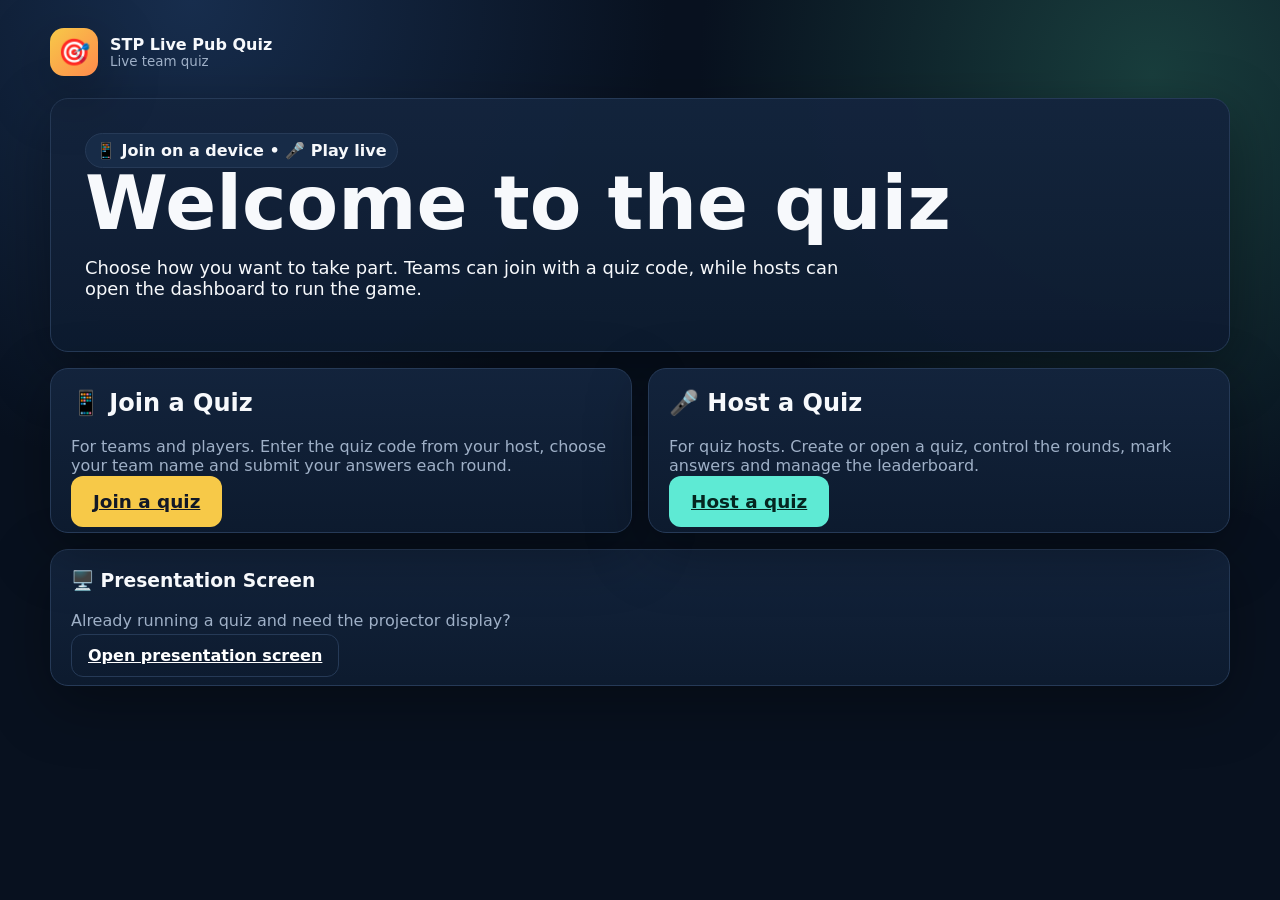
<file: index.html>
<!doctype html>
<html lang="en">
<head>
  <meta charset="utf-8">
  <meta name="viewport" content="width=device-width,initial-scale=1">
  <title>STP Live Pub Quiz</title>
  <link rel="stylesheet" href="styles.css">
</head>
<body>
  <div class="shell">
    <div class="topbar">
      <div class="brand">
        <div class="logo">🎯</div>
        <div>
          <strong>STP Live Pub Quiz</strong>
          <div class="muted tiny">Live team quiz</div>
        </div>
      </div>
    </div>

    <section class="card hero">
      <span class="pill">📱 Join on a device • 🎤 Play live</span>
      <h1>Welcome to the quiz</h1>
      <p>Choose how you want to take part. Teams can join with a quiz code, while hosts can open the dashboard to run the game.</p>
    </section>

    <div class="grid two" style="margin-top:16px">
      <div class="card">
        <h2>📱 Join a Quiz</h2>
        <p class="muted">For teams and players. Enter the quiz code from your host, choose your team name and submit your answers each round.</p>
        <a class="btn primary big" href="team.html">Join a quiz</a>
      </div>

      <div class="card">
        <h2>🎤 Host a Quiz</h2>
        <p class="muted">For quiz hosts. Create or open a quiz, control the rounds, mark answers and manage the leaderboard.</p>
        <a class="btn good big" href="host.html">Host a quiz</a>
      </div>
    </div>

    <div class="card" style="margin-top:16px">
      <h3>🖥️ Presentation Screen</h3>
      <p class="muted">Already running a quiz and need the projector display?</p>
      <a class="btn ghost" href="present.html">Open presentation screen</a>
    </div>
  </div>
</body>
</html>
</file>
<file: styles.css>
:root{
  --bg:#08111f;--panel:#0f1d31;--panel2:#13243d;--text:#f7f9fc;--muted:#9fb0c7;
  --accent:#f7c948;--accent2:#5eead4;--danger:#fb7185;--ok:#86efac;--line:#263a57;
  --shadow:0 18px 60px rgba(0,0,0,.34);--radius:18px;
}
*{box-sizing:border-box}html{min-height:100%;background:var(--bg)}body{margin:0;min-height:100%;font-family:Inter,ui-sans-serif,system-ui,-apple-system,BlinkMacSystemFont,"Segoe UI",sans-serif;background:radial-gradient(circle at 15% 0%,#172d4d 0,transparent 36%),radial-gradient(circle at 90% 10%,#193e3d 0,transparent 34%),var(--bg);color:var(--text)}
a{color:var(--accent2)}button,input,select,textarea{font:inherit}.shell{width:min(1180px,calc(100% - 28px));margin:0 auto;padding:28px 0 60px}.topbar{display:flex;gap:14px;justify-content:space-between;align-items:center;margin-bottom:22px;flex-wrap:wrap}.brand{display:flex;align-items:center;gap:12px}.logo{width:48px;height:48px;border-radius:14px;background:linear-gradient(135deg,var(--accent),#ff8a4c);display:grid;place-items:center;font-size:26px;box-shadow:var(--shadow)}h1,h2,h3,p{margin-top:0}.subtle,.muted{color:var(--muted)}.tiny{font-size:.84rem}.grid{display:grid;gap:16px}.grid.two{grid-template-columns:repeat(2,minmax(0,1fr))}.grid.three{grid-template-columns:repeat(3,minmax(0,1fr))}.card{background:linear-gradient(180deg,rgba(19,36,61,.96),rgba(13,27,47,.96));border:1px solid var(--line);border-radius:var(--radius);padding:20px;box-shadow:var(--shadow)}.hero{padding:34px}.hero h1{font-size:clamp(2rem,6vw,4.7rem);line-height:.95;margin-bottom:18px}.hero p{font-size:1.12rem;max-width:760px}.actions{display:flex;gap:10px;flex-wrap:wrap;align-items:center}.btn{border:0;border-radius:12px;padding:11px 16px;font-weight:800;cursor:pointer;background:#20344f;color:#fff;transition:.16s transform,.16s opacity}.btn:hover{transform:translateY(-1px)}.btn.primary{background:var(--accent);color:#111827}.btn.good{background:var(--accent2);color:#052520}.btn.danger{background:var(--danger);color:#25050b}.btn.ghost{background:transparent;border:1px solid var(--line)}.btn.big{font-size:1.15rem;padding:15px 22px}.btn:disabled{opacity:.4;cursor:not-allowed;transform:none}.pill{display:inline-flex;align-items:center;gap:7px;background:#172b47;border:1px solid var(--line);padding:7px 10px;border-radius:999px;font-weight:700}.status-open{color:#86efac}.status-locked{color:#fda4af}.status-ready{color:#fde68a}.status-revealed{color:#93c5fd}.field{display:grid;gap:6px}.field label{font-size:.86rem;color:var(--muted);font-weight:700}.field input,.field select,.field textarea{width:100%;background:#091525;color:#fff;border:1px solid #314966;border-radius:11px;padding:11px 12px;outline:none}.field textarea{min-height:100px;resize:vertical}.field input:focus,.field select:focus,.field textarea:focus{border-color:var(--accent2);box-shadow:0 0 0 3px rgba(94,234,212,.12)}.divider{height:1px;background:var(--line);margin:18px 0}.hidden{display:none!important}.toast{position:fixed;right:18px;bottom:18px;z-index:50;background:#0b1524;border:1px solid var(--line);padding:13px 16px;border-radius:12px;box-shadow:var(--shadow);max-width:380px}.quiz-code{font-size:clamp(2.2rem,7vw,5.5rem);font-weight:1000;letter-spacing:.09em;color:var(--accent);line-height:1}.team-list,.round-list{display:grid;gap:8px}.list-row{display:flex;align-items:center;justify-content:space-between;gap:12px;padding:11px 13px;border:1px solid var(--line);border-radius:12px;background:#0b182a}.list-row.active{border-color:var(--accent);box-shadow:0 0 0 2px rgba(247,201,72,.1)}.score{font-size:1.35rem;font-weight:900}.round-editor{display:grid;gap:10px}.question-editor{border:1px solid var(--line);border-radius:14px;padding:14px;background:#0b182a}.question-editor summary{cursor:pointer;font-weight:900}.question-editor .q-grid{display:grid;grid-template-columns:2fr 1fr;gap:10px;margin-top:12px}.answer-grid{display:grid;gap:12px}.answer-row{background:#0b182a;border:1px solid var(--line);border-radius:14px;padding:14px}.answer-row.correct{border-color:#2d6c4a}.answer-row.review{border-color:#8a6f20}.answer-row.wrong{border-color:#6d3540}.mark-grid{display:grid;grid-template-columns:180px 1fr 120px;gap:12px;align-items:center}.leaderboard{display:grid;gap:10px}.leader-row{display:grid;grid-template-columns:64px 1fr auto;align-items:center;gap:12px;background:#0b182a;border:1px solid var(--line);padding:13px 16px;border-radius:14px}.leader-row .place{font-size:1.7rem;font-weight:1000;color:var(--accent)}.leader-row .name{font-size:1.1rem;font-weight:900}.present{min-height:100vh;display:grid;place-items:center;padding:28px}.present-card{width:min(1400px,96vw);min-height:86vh;background:rgba(7,17,31,.96);border:1px solid #28405e;border-radius:30px;box-shadow:0 28px 100px rgba(0,0,0,.5);padding:clamp(24px,4vw,60px);display:flex;flex-direction:column}.present-head{display:flex;justify-content:space-between;gap:18px;align-items:center}.present-round{font-size:clamp(1rem,2vw,1.5rem);font-weight:800;color:var(--accent2)}.present-qnum{font-size:clamp(1.1rem,2vw,1.7rem);color:var(--muted)}.present-prompt{font-size:clamp(2rem,5vw,5.5rem);font-weight:1000;line-height:1.05;margin:auto 0;text-wrap:balance}.present-answer{font-size:clamp(2rem,5vw,5rem);color:var(--accent);font-weight:1000;text-align:center;margin:18px 0}.question-media{max-width:min(900px,90%);max-height:52vh;object-fit:contain;border-radius:18px;display:block;margin:20px auto}.media-frame{width:min(960px,90%);aspect-ratio:16/9;margin:18px auto}.media-frame iframe{width:100%;height:100%;border:0;border-radius:18px}.present audio,.present video{display:block;max-width:min(960px,90%);max-height:52vh;margin:20px auto}.timer{font-size:clamp(2rem,6vw,5rem);font-weight:1000;color:var(--accent)}.timer.danger{color:var(--danger)}.team-screen{max-width:760px;margin:0 auto}.team-round-title{font-size:clamp(2rem,7vw,3.4rem)}.submit-banner{padding:14px;border-radius:12px;background:#113029;border:1px solid #245e4d}.locked-banner{padding:14px;border-radius:12px;background:#351b22;border:1px solid #65313f}.choice-buttons{display:grid;grid-template-columns:repeat(2,minmax(0,1fr));gap:8px}.choice-buttons label{border:1px solid var(--line);border-radius:11px;padding:10px;cursor:pointer}.choice-buttons input{width:auto}.big-input{font-size:1.2rem;padding:14px!important}.join-code-input{text-transform:uppercase;letter-spacing:.12em;font-weight:900;font-size:1.3rem}.tabs{display:flex;gap:8px;overflow:auto;padding-bottom:3px;margin-bottom:14px}.tab{white-space:nowrap}.tab.active{background:var(--accent);color:#111827}.kbd{border:1px solid #435979;background:#101e33;padding:2px 6px;border-radius:6px}.modal{position:fixed;inset:0;background:rgba(1,6,12,.78);display:grid;place-items:center;padding:20px;z-index:60}.modal>.card{width:min(780px,96vw);max-height:90vh;overflow:auto}.badge{font-size:.78rem;padding:4px 8px;border-radius:999px;background:#1b3150;border:1px solid var(--line);color:var(--muted)}
@media(max-width:820px){.grid.two,.grid.three{grid-template-columns:1fr}.mark-grid{grid-template-columns:1fr}.question-editor .q-grid{grid-template-columns:1fr}.present-card{min-height:92vh}.hero{padding:22px}.shell{width:min(100% - 18px,1180px);padding-top:14px}.leader-row{grid-template-columns:48px 1fr auto}}

/* Optional compact host remote mode for running the quiz from a phone. */
body.phone-mode .shell{width:min(520px,calc(100% - 14px));padding:10px 0 36px}
body.phone-mode .topbar{margin-bottom:10px}
body.phone-mode .topbar .logo{width:40px;height:40px;font-size:22px}
body.phone-mode .topbar .brand .muted{display:none}
body.phone-mode #desktopSetup{display:none}
body.phone-mode #buildTabBtn{display:none}
body.phone-mode .tabs{
  position:sticky;top:0;z-index:25;
  background:rgba(8,17,31,.96);
  padding:8px 0;margin:0 0 10px;
  backdrop-filter:blur(10px)
}
body.phone-mode .tabs .btn{flex:1 1 0;padding:10px 8px;font-size:.9rem}
body.phone-mode .card{padding:14px;border-radius:14px}
body.phone-mode #tab-live>.grid.two{grid-template-columns:1fr}
body.phone-mode #tab-live>.grid.two>.card:first-child{order:2}
body.phone-mode #tab-live>.grid.two>.card:nth-child(2){order:1}
body.phone-mode #currentRoundPanel>.actions .btn{flex:1 1 calc(50% - 6px);min-height:46px}
body.phone-mode #currentRoundPanel [data-timer]{flex:1 1 calc(25% - 8px)}
body.phone-mode #currentRoundPanel .question-media{max-height:240px;max-width:100%}
body.phone-mode #currentRoundPanel .media-frame{width:100%}
body.phone-mode #tab-mark .card>.actions{align-items:flex-start}
body.phone-mode #tab-mark .card>.actions>.actions{width:100%}
body.phone-mode #tab-mark .card>.actions>.actions .btn{flex:1}
body.phone-mode .toast{left:8px;right:8px;bottom:8px;max-width:none}

#projectorMedia:fullscreen{
  width:100vw;
  height:100vh;
  background:#000;
  display:grid;
  place-items:center;
  overflow:hidden;
}
#projectorMedia:fullscreen .media-frame{
  width:100vw;
  height:100vh;
  max-width:none;
  aspect-ratio:auto;
  margin:0;
}
#projectorMedia:fullscreen .media-frame iframe,
#projectorMedia:fullscreen video{
  width:100vw;
  height:100vh;
  max-width:none;
  max-height:none;
  border-radius:0;
}
</file>
